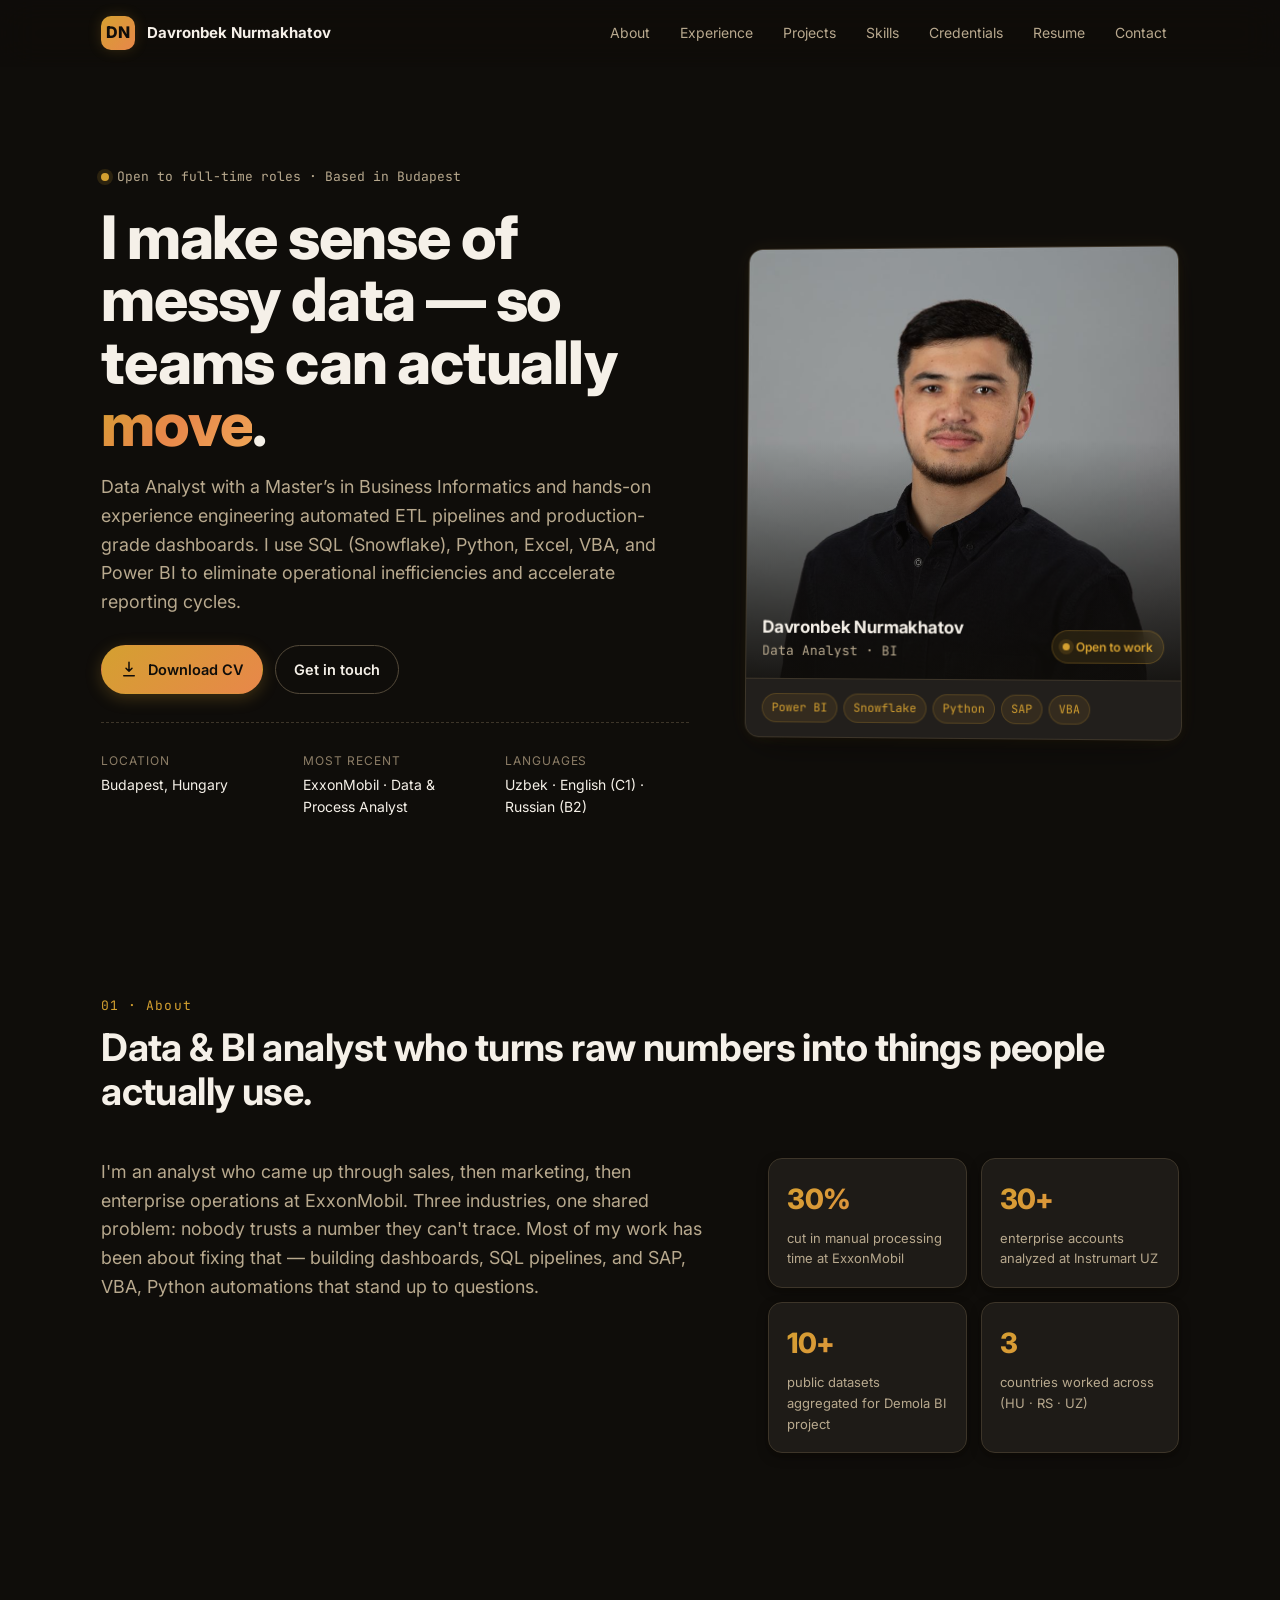
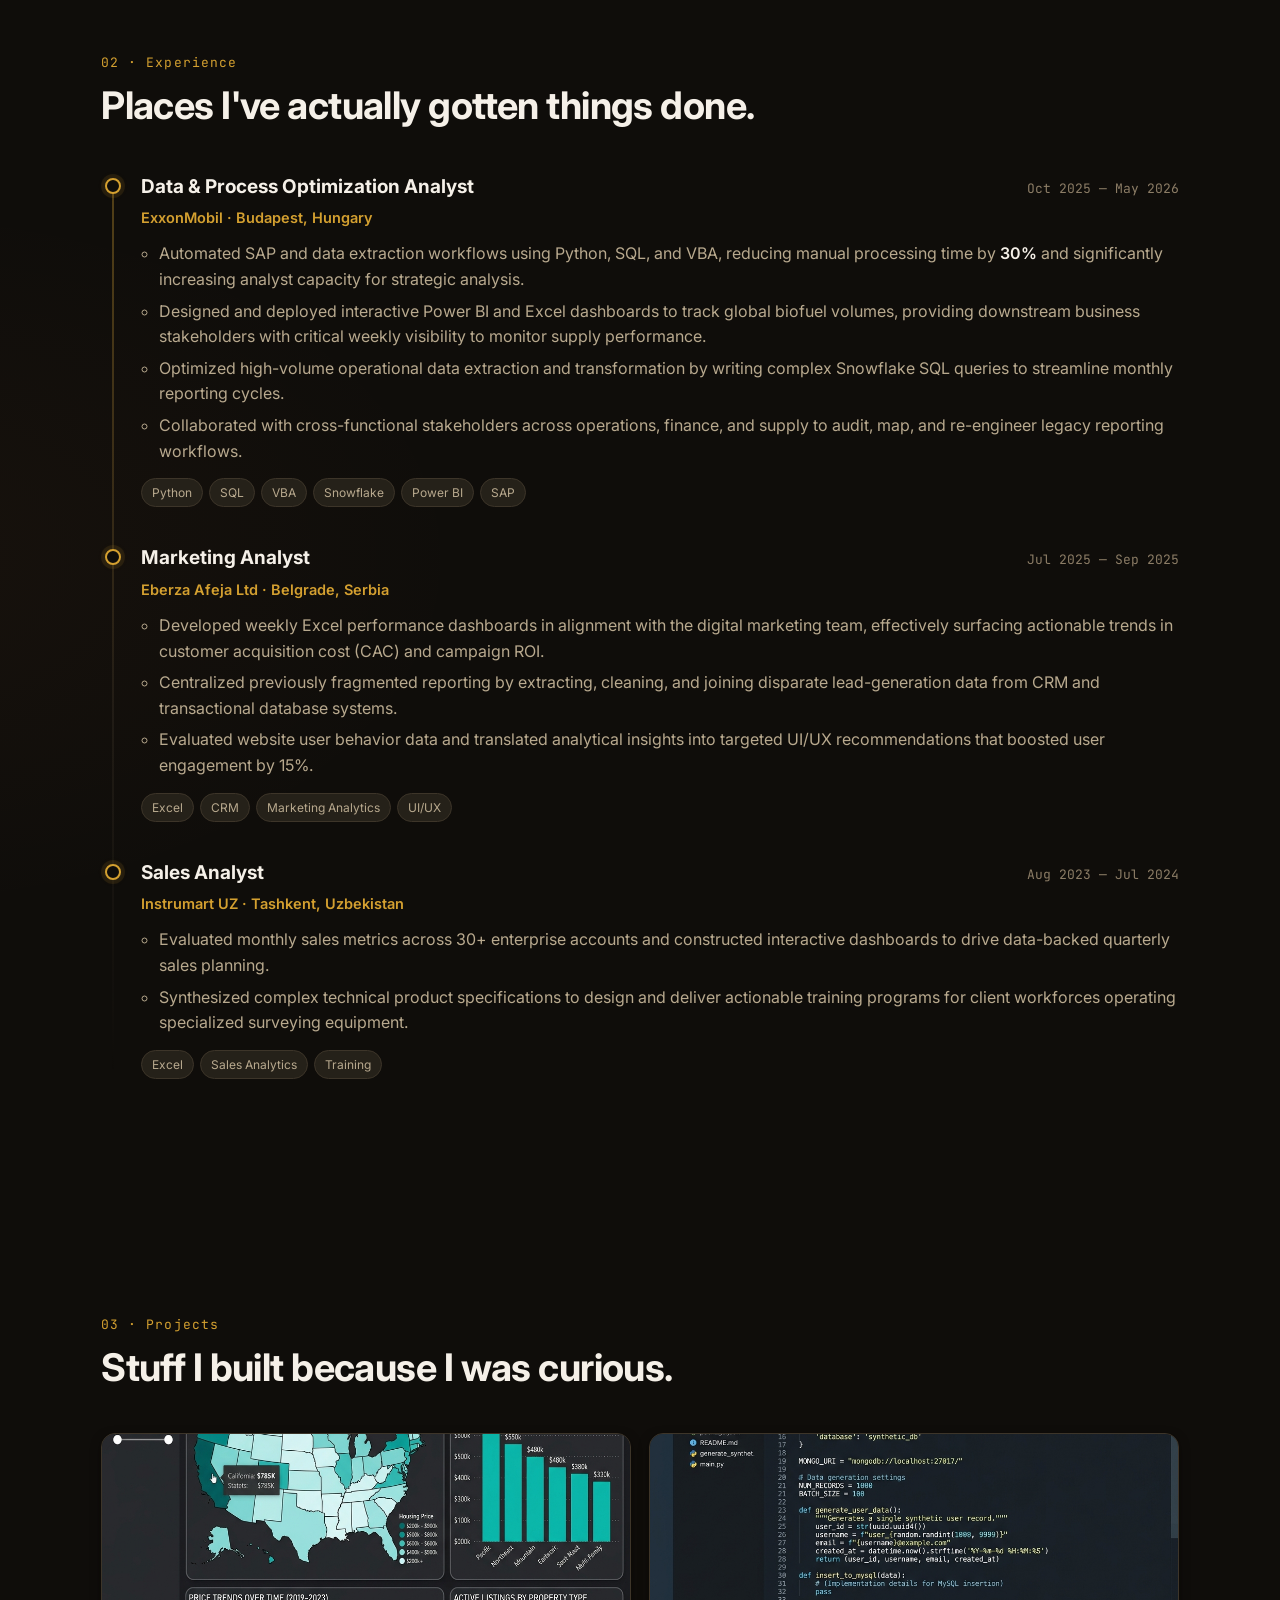
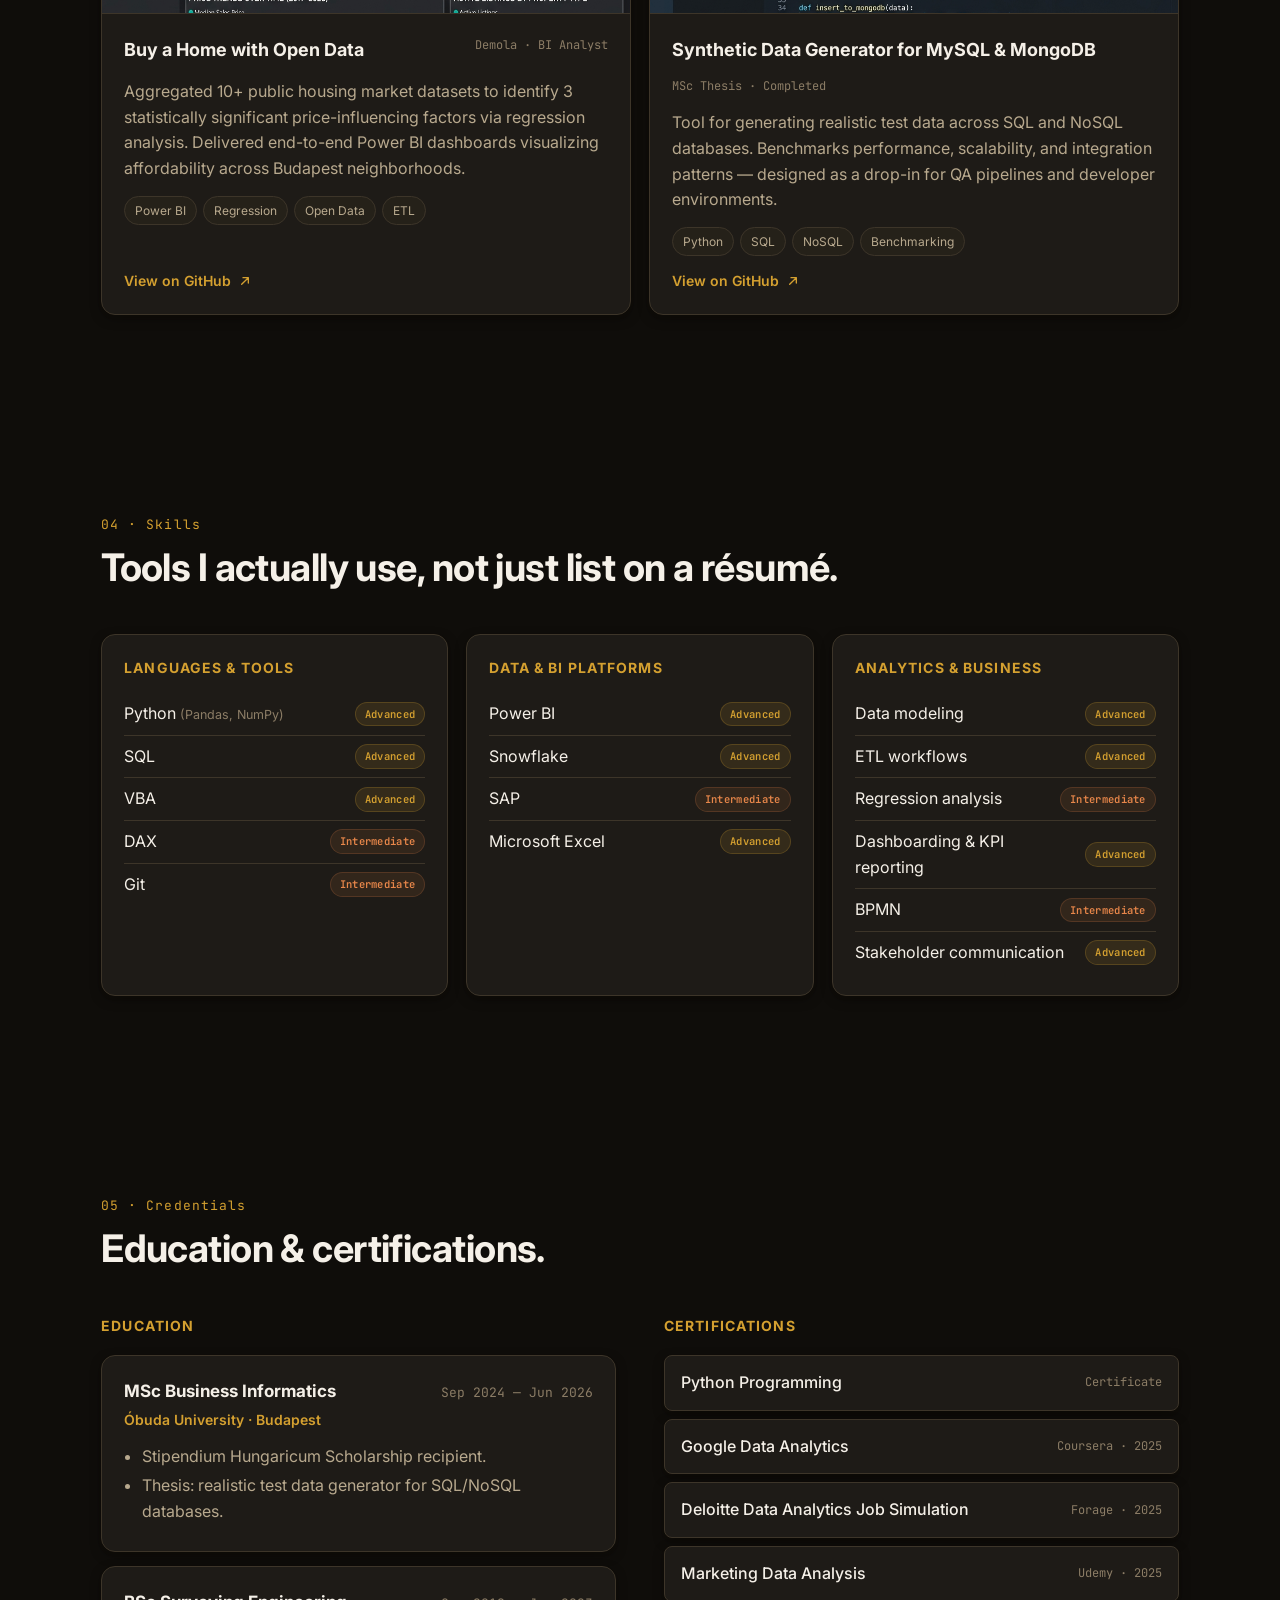
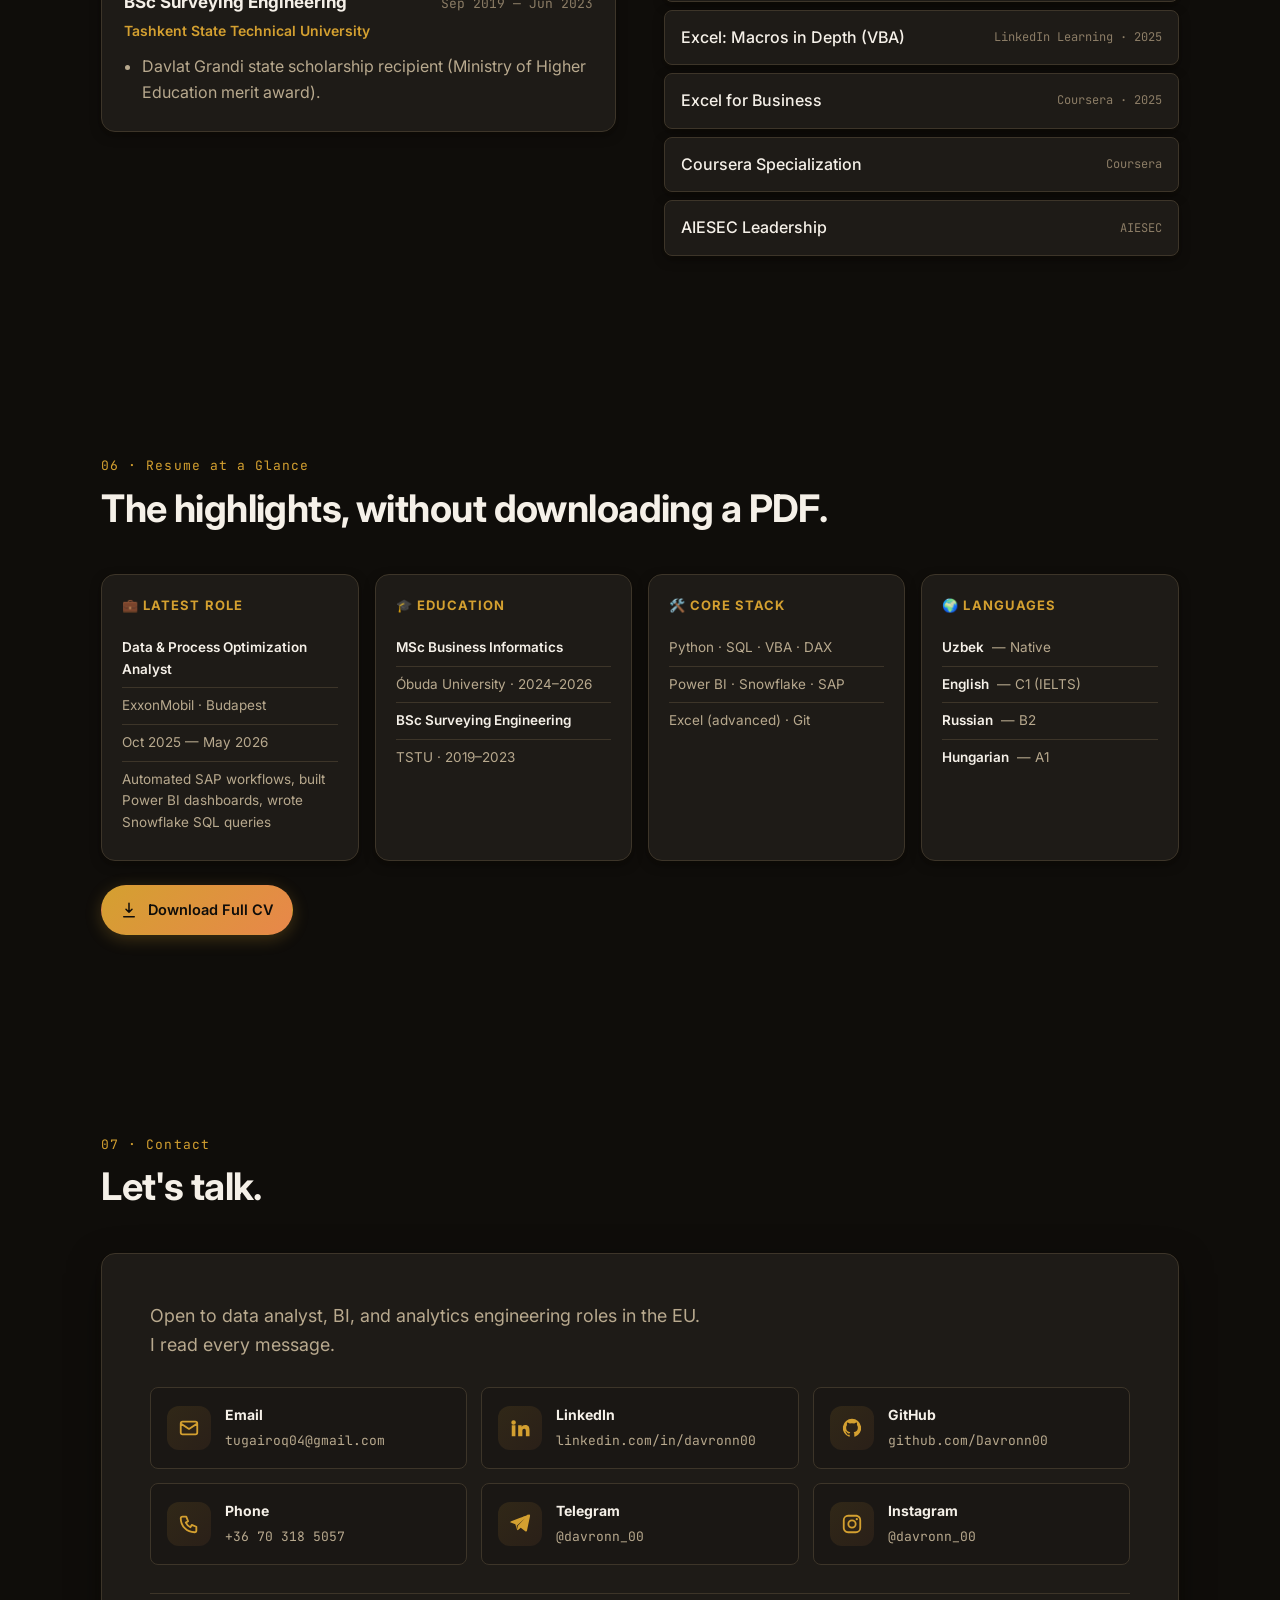
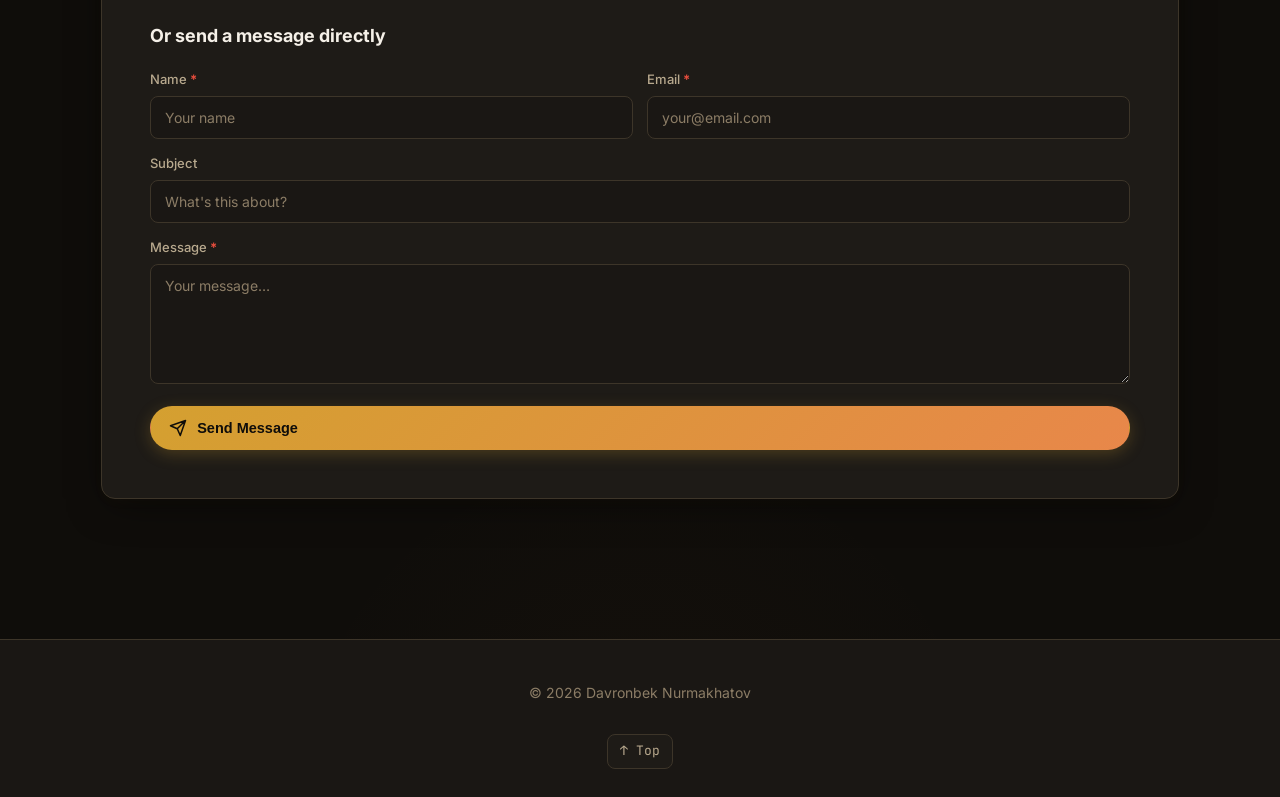
<file: index.html>
<!doctype html>
<html lang="en">
  <head>
    <meta charset="utf-8" />
    <meta name="viewport" content="width=device-width, initial-scale=1" />
    <title>Davronbek Nurmakhatov — Data Analyst & BI</title>
    <meta name="description" content="Davronbek Nurmakhatov — Data Analyst building production dashboards, SQL pipelines, and SAP/Python automations. Currently at ExxonMobil, Budapest." />
    <meta name="theme-color" content="#0f0d0a" />

    <!-- Favicon -->
    <link rel="icon" type="image/svg+xml" href="assets/favicon.svg" />

    <!-- Open Graph -->
    <meta property="og:title" content="Davronbek Nurmakhatov — Data Analyst & BI" />
    <meta property="og:description" content="Data Analyst building production dashboards, SQL pipelines, and SAP/Python automations. Based in Budapest." />
    <meta property="og:image" content="https://davronn00.github.io/assets/og-image.png" />
    <meta property="og:url" content="https://davronn00.github.io" />
    <meta property="og:type" content="website" />
    <meta name="twitter:card" content="summary_large_image" />
    <meta name="twitter:title" content="Davronbek Nurmakhatov — Data Analyst & BI" />
    <meta name="twitter:description" content="Data Analyst building production dashboards, SQL pipelines, and SAP/Python automations." />
    <meta name="twitter:image" content="https://davronn00.github.io/assets/og-image.png" />

    <!-- Structured Data -->
    <script type="application/ld+json">
    {
      "@context": "https://schema.org",
      "@type": "Person",
      "name": "Davronbek Nurmakhatov",
      "jobTitle": "Data Analyst",
      "url": "https://davronn00.github.io",
      "email": "tugairoq04@gmail.com",
      "telephone": "+36703185057",
      "address": {
        "@type": "PostalAddress",
        "addressLocality": "Budapest",
        "addressCountry": "HU"
      },
      "sameAs": [
        "https://www.linkedin.com/in/davronn00",
        "https://github.com/Davronn00",
        "https://instagram.com/davronn_00",
        "https://t.me/davronn_00"
      ],
      "alumniOf": [
        {
          "@type": "CollegeOrUniversity",
          "name": "Óbuda University"
        },
        {
          "@type": "CollegeOrUniversity",
          "name": "Tashkent State Technical University"
        }
      ]
    }
    </script>

    <link rel="preconnect" href="https://fonts.googleapis.com" />
    <link rel="preconnect" href="https://fonts.gstatic.com" crossorigin />
    <link href="https://fonts.googleapis.com/css2?family=Inter:wght@400;500;600;700;800&family=JetBrains+Mono:wght@400;500&display=swap" rel="stylesheet" />
    <link rel="stylesheet" href="styles.css" />
  </head>
  <body>
    <a href="#main" class="skip-link">Skip to content</a>

    <header class="nav">
      <div class="nav__inner">
        <a href="#top" class="nav__brand">
          <span class="nav__mark">DN</span>
          <span class="nav__name">Davronbek Nurmakhatov</span>
        </a>
        <nav class="nav__links" aria-label="Primary">
          <a href="#about">About</a>
          <a href="#experience">Experience</a>
          <a href="#projects">Projects</a>
          <a href="#skills">Skills</a>
          <a href="#credentials">Credentials</a>
          <a href="#resume">Resume</a>
          <a href="#contact">Contact</a>
        </nav>
        <button class="nav__toggle" aria-expanded="false" aria-controls="mobileNav" aria-label="Open menu">
          <span></span><span></span><span></span>
        </button>
      </div>
      <div class="nav__mobile" id="mobileNav" hidden>
        <a href="#about">About</a>
        <a href="#experience">Experience</a>
        <a href="#projects">Projects</a>
        <a href="#skills">Skills</a>
        <a href="#credentials">Credentials</a>
        <a href="#resume">Resume</a>
        <a href="#contact">Contact</a>
      </div>
    </header>

    <main id="main">
      <section id="top" class="hero">
        <div class="hero__grid">
          <div class="hero__copy">
            <p class="eyebrow"><span class="dot"></span> Open to full-time roles · Based in Budapest</p>
            <h1 class="hero__title">
              I make sense of messy data — so teams can actually <span class="grad">move</span>.
            </h1>
            <p class="hero__lede">
              Data Analyst with a Master’s in Business Informatics and hands-on experience engineering automated ETL pipelines and production-grade dashboards. I use SQL (Snowflake), Python, Excel, VBA, and Power BI to eliminate operational inefficiencies and accelerate reporting cycles.
            </p>
            <div class="hero__cta">
              <a class="btn btn--primary" href="assets/Davronbek_Nurmakhatov_Resume.pdf" download>
                <svg viewBox="0 0 24 24" aria-hidden="true"><path d="M12 3v12m0 0l-4-4m4 4l4-4M5 21h14" fill="none" stroke="currentColor" stroke-width="2" stroke-linecap="round" stroke-linejoin="round"/></svg>
                Download CV
              </a>
              <a class="btn btn--ghost" href="#contact">Get in touch</a>
            </div>
            <ul class="hero__meta">
              <li><span>Location</span>Budapest, Hungary</li>
              <li><span>Most recent</span>ExxonMobil · Data &amp; Process Analyst</li>
              <li><span>Languages</span>Uzbek · English (C1) · Russian (B2)</li>
            </ul>
          </div>

          <aside class="hero__card hero__card--photo" aria-label="Portrait">
            <div class="photo">
              <img src="assets/photo.jpg" alt="Portrait of Davronbek Nurmakhatov" loading="eager" decoding="async" />
              <div class="photo__plate">
                <div class="photo__plate-head">
                  <strong>Davronbek Nurmakhatov</strong>
                  <span>Data Analyst · BI</span>
                </div>
                <span class="photo__badge" title="Open to work">
                  <span class="dot"></span> Open to work
                </span>
              </div>
            </div>
            <div class="card__foot">
              <span class="pill">Power BI</span>
              <span class="pill">Snowflake</span>
              <span class="pill">Python</span>
              <span class="pill">SAP</span>
              <span class="pill">VBA</span>
            </div>
          </aside>
        </div>
      </section>

      <section id="about" class="section reveal">
        <header class="section__head">
          <p class="kicker">01 · About</p>
          <h2>Data &amp; BI analyst who turns raw numbers into things people actually use.</h2>
        </header>
        <div class="about__grid">
          <p class="about__lede">
            I'm an analyst who came up through sales, then marketing, then enterprise operations at ExxonMobil.
            Three industries, one shared problem: nobody trusts a number they can't trace. Most of my work has been
            about fixing that — building dashboards, SQL pipelines, and SAP, VBA, Python automations that stand up to questions.
          </p>
          <ul class="stats">
            <li><strong>30%</strong><span>cut in manual processing time at ExxonMobil</span></li>
            <li><strong>30+</strong><span>enterprise accounts analyzed at Instrumart UZ</span></li>
            <li><strong>10+</strong><span>public datasets aggregated for Demola BI project</span></li>
            <li><strong>3</strong><span>countries worked across (HU · RS · UZ)</span></li>
          </ul>
        </div>
      </section>

      <section id="experience" class="section reveal">
        <header class="section__head">
          <p class="kicker">02 · Experience</p>
          <h2>Places I've actually gotten things done.</h2>
        </header>

        <ol class="timeline">
          <li class="timeline__item">
            <div class="timeline__marker"></div>
            <div class="timeline__body">
              <div class="timeline__row">
                <h3>Data &amp; Process Optimization Analyst</h3>
                <span class="timeline__date">Oct 2025 — May 2026</span>
              </div>
              <p class="timeline__org">ExxonMobil · Budapest, Hungary</p>
              <ul class="timeline__list">
                <li>Automated SAP and data extraction workflows using Python, SQL, and VBA, reducing manual processing time by <strong>30%</strong> and significantly increasing analyst capacity for strategic analysis.</li>
                <li>Designed and deployed interactive Power BI and Excel dashboards to track global biofuel volumes, providing downstream business stakeholders with critical weekly visibility to monitor supply performance.</li>
                <li>Optimized high-volume operational data extraction and transformation by writing complex Snowflake SQL queries to streamline monthly reporting cycles.</li>
                <li>Collaborated with cross-functional stakeholders across operations, finance, and supply to audit, map, and re-engineer legacy reporting workflows.</li>
              </ul>
              <div class="chips">
                <span>Python</span><span>SQL</span><span>VBA</span><span>Snowflake</span><span>Power BI</span><span>SAP</span>
              </div>
            </div>
          </li>

          <li class="timeline__item">
            <div class="timeline__marker"></div>
            <div class="timeline__body">
              <div class="timeline__row">
                <h3>Marketing Analyst</h3>
                <span class="timeline__date">Jul 2025 — Sep 2025</span>
              </div>
              <p class="timeline__org">Eberza Afeja Ltd · Belgrade, Serbia</p>
              <ul class="timeline__list">
                <li>Developed weekly Excel performance dashboards in alignment with the digital marketing team, effectively surfacing actionable trends in customer acquisition cost (CAC) and campaign ROI.</li>
                <li>Centralized previously fragmented reporting by extracting, cleaning, and joining disparate lead-generation data from CRM and transactional database systems.</li>
                <li>Evaluated website user behavior data and translated analytical insights into targeted UI/UX recommendations that boosted user engagement by 15%.</li>
              </ul>
              <div class="chips">
                <span>Excel</span><span>CRM</span><span>Marketing Analytics</span><span>UI/UX</span>
              </div>
            </div>
          </li>

          <li class="timeline__item">
            <div class="timeline__marker"></div>
            <div class="timeline__body">
              <div class="timeline__row">
                <h3>Sales Analyst</h3>
                <span class="timeline__date">Aug 2023 — Jul 2024</span>
              </div>
              <p class="timeline__org">Instrumart UZ · Tashkent, Uzbekistan</p>
              <ul class="timeline__list">
                <li>Evaluated monthly sales metrics across 30+ enterprise accounts and constructed interactive dashboards to drive data-backed quarterly sales planning.</li>
                <li>Synthesized complex technical product specifications to design and deliver actionable training programs for client workforces operating specialized surveying equipment.</li>
              </ul>
              <div class="chips">
                <span>Excel</span><span>Sales Analytics</span><span>Training</span>
              </div>
            </div>
          </li>
        </ol>
      </section>

      <section id="projects" class="section reveal">
        <header class="section__head">
          <p class="kicker">03 · Projects</p>
          <h2>Stuff I built because I was curious.</h2>
        </header>

        <div class="cards">
          <article class="proj">
            <img class="proj__thumb" src="assets/project-home.png" alt="Power BI dashboard showing Budapest housing market data" loading="lazy" decoding="async" />
            <div class="proj__body">
              <header>
                <h3>Buy a Home with Open Data</h3>
                <span class="proj__tag">Demola · BI Analyst</span>
              </header>
              <p>Aggregated 10+ public housing market datasets to identify 3 statistically significant price-influencing factors via regression analysis. Delivered end-to-end Power BI dashboards visualizing affordability across Budapest neighborhoods.</p>
              <div class="chips">
                <span>Power BI</span><span>Regression</span><span>Open Data</span><span>ETL</span>
              </div>
              <a class="link" href="https://github.com/Davronn00/Demola-project" target="_blank" rel="noopener">
                View on GitHub
                <svg viewBox="0 0 24 24" aria-hidden="true"><path d="M7 17L17 7M9 7h8v8" fill="none" stroke="currentColor" stroke-width="2" stroke-linecap="round" stroke-linejoin="round"/></svg>
              </a>
            </div>
          </article>

          <article class="proj">
            <img class="proj__thumb" src="assets/project-synth.png" alt="Synthetic data generator tool for MySQL and MongoDB" loading="lazy" decoding="async" />
            <div class="proj__body">
              <header>
                <h3>Synthetic Data Generator for MySQL &amp; MongoDB</h3>
                <span class="proj__tag">MSc Thesis · Completed</span>
              </header>
              <p>Tool for generating realistic test data across SQL and NoSQL databases. Benchmarks performance, scalability, and integration patterns — designed as a drop-in for QA pipelines and developer environments.</p>
              <div class="chips">
                <span>Python</span><span>SQL</span><span>NoSQL</span><span>Benchmarking</span>
              </div>
              <a class="link" href="https://github.com/Davronn00/synthetic-data-generator-mysql-mongodb" target="_blank" rel="noopener">
                View on GitHub
                <svg viewBox="0 0 24 24" aria-hidden="true"><path d="M7 17L17 7M9 7h8v8" fill="none" stroke="currentColor" stroke-width="2" stroke-linecap="round" stroke-linejoin="round"/></svg>
              </a>
            </div>
          </article>
        </div>
      </section>

      <section id="skills" class="section reveal">
        <header class="section__head">
          <p class="kicker">04 · Skills</p>
          <h2>Tools I actually use, not just list on a résumé.</h2>
        </header>

        <div class="skills">
          <div class="skills__group">
            <h3>Languages &amp; Tools</h3>
            <ul>
              <li><span>Python <small>(Pandas, NumPy)</small></span><span class="skill-level skill-level--advanced">Advanced</span></li>
              <li><span>SQL</span><span class="skill-level skill-level--advanced">Advanced</span></li>
              <li><span>VBA</span><span class="skill-level skill-level--advanced">Advanced</span></li>
              <li><span>DAX</span><span class="skill-level skill-level--intermediate">Intermediate</span></li>
              <li><span>Git</span><span class="skill-level skill-level--intermediate">Intermediate</span></li>
            </ul>
          </div>
          <div class="skills__group">
            <h3>Data &amp; BI Platforms</h3>
            <ul>
              <li><span>Power BI</span><span class="skill-level skill-level--advanced">Advanced</span></li>
              <li><span>Snowflake</span><span class="skill-level skill-level--advanced">Advanced</span></li>
              <li><span>SAP</span><span class="skill-level skill-level--intermediate">Intermediate</span></li>
              <li><span>Microsoft Excel</span><span class="skill-level skill-level--advanced">Advanced</span></li>
            </ul>
          </div>
          <div class="skills__group">
            <h3>Analytics &amp; Business</h3>
            <ul>
              <li><span>Data modeling</span><span class="skill-level skill-level--advanced">Advanced</span></li>
              <li><span>ETL workflows</span><span class="skill-level skill-level--advanced">Advanced</span></li>
              <li><span>Regression analysis</span><span class="skill-level skill-level--intermediate">Intermediate</span></li>
              <li><span>Dashboarding &amp; KPI reporting</span><span class="skill-level skill-level--advanced">Advanced</span></li>
              <li><span>BPMN</span><span class="skill-level skill-level--intermediate">Intermediate</span></li>
              <li><span>Stakeholder communication</span><span class="skill-level skill-level--advanced">Advanced</span></li>
            </ul>
          </div>
        </div>
      </section>

      <section id="credentials" class="section reveal">
        <header class="section__head">
          <p class="kicker">05 · Credentials</p>
          <h2>Education &amp; certifications.</h2>
        </header>

        <div class="creds">
          <div class="creds__col">
            <h3>Education</h3>
            <article class="edu">
              <div class="edu__row">
                <h4>MSc Business Informatics</h4>
                <span>Sep 2024 — Jun 2026</span>
              </div>
              <p class="edu__org">Óbuda University · Budapest</p>
              <ul>
                <li>Stipendium Hungaricum Scholarship recipient.</li>
                <li>Thesis: realistic test data generator for SQL/NoSQL databases.</li>
              </ul>
            </article>
            <article class="edu">
              <div class="edu__row">
                <h4>BSc Surveying Engineering</h4>
                <span>Sep 2019 — Jun 2023</span>
              </div>
              <p class="edu__org">Tashkent State Technical University</p>
              <ul>
                <li>Davlat Grandi state scholarship recipient (Ministry of Higher Education merit award).</li>
              </ul>
            </article>
          </div>

          <div class="creds__col">
            <h3>Certifications</h3>
            <ul class="certs">
              <li><a href="assets/certificates/Python%20Certificate.png" target="_blank" rel="noopener"><span>Python Programming</span><small>Certificate</small></a></li>
              <li><a href="assets/certificates/Google%20Coursera.pdf" target="_blank" rel="noopener"><span>Google Data Analytics</span><small>Coursera · 2025</small></a></li>
              <li><a href="assets/certificates/Deloitte%20Forage%20Certificate.pdf" target="_blank" rel="noopener"><span>Deloitte Data Analytics Job Simulation</span><small>Forage · 2025</small></a></li>
              <li><a href="assets/certificates/Udemy%20data%20analyst%20certificate.pdf" target="_blank" rel="noopener"><span>Marketing Data Analysis</span><small>Udemy · 2025</small></a></li>
              <li><a href="assets/certificates/Excel%20VBA%20Certificate.pdf" target="_blank" rel="noopener"><span>Excel: Macros in Depth (VBA)</span><small>LinkedIn Learning · 2025</small></a></li>
              <li><a href="assets/certificates/Coursera%20Excel%20certificate.pdf" target="_blank" rel="noopener"><span>Excel for Business</span><small>Coursera · 2025</small></a></li>
              <li><a href="assets/certificates/Coursera%20certificate.pdf" target="_blank" rel="noopener"><span>Coursera Specialization</span><small>Coursera</small></a></li>
              <li><a href="assets/certificates/Aiesec%20certificate.pdf" target="_blank" rel="noopener"><span>AIESEC Leadership</span><small>AIESEC</small></a></li>
            </ul>
          </div>
        </div>
      </section>

      <!-- Resume Preview -->
      <section id="resume" class="section reveal">
        <header class="section__head">
          <p class="kicker">06 · Resume at a Glance</p>
          <h2>The highlights, without downloading a PDF.</h2>
        </header>
        <div class="resume-preview">
          <div class="resume-card">
            <h4>💼 Latest Role</h4>
            <ul>
              <li><strong>Data & Process Optimization Analyst</strong></li>
              <li>ExxonMobil · Budapest</li>
              <li>Oct 2025 — May 2026</li>
              <li>Automated SAP workflows, built Power BI dashboards, wrote Snowflake SQL queries</li>
            </ul>
          </div>
          <div class="resume-card">
            <h4>🎓 Education</h4>
            <ul>
              <li><strong>MSc Business Informatics</strong></li>
              <li>Óbuda University · 2024–2026</li>
              <li><strong>BSc Surveying Engineering</strong></li>
              <li>TSTU · 2019–2023</li>
            </ul>
          </div>
          <div class="resume-card">
            <h4>🛠️ Core Stack</h4>
            <ul>
              <li>Python · SQL · VBA · DAX</li>
              <li>Power BI · Snowflake · SAP</li>
              <li>Excel (advanced) · Git</li>
            </ul>
          </div>
          <div class="resume-card">
            <h4>🌍 Languages</h4>
            <ul>
              <li><strong>Uzbek</strong> — Native</li>
              <li><strong>English</strong> — C1 (IELTS)</li>
              <li><strong>Russian</strong> — B2</li>
              <li><strong>Hungarian</strong> — A1</li>
            </ul>
          </div>
        </div>
        <div style="margin-top: 24px;">
          <a class="btn btn--primary" href="assets/Davronbek_Nurmakhatov_Resume.pdf" download>
            <svg viewBox="0 0 24 24" aria-hidden="true"><path d="M12 3v12m0 0l-4-4m4 4l4-4M5 21h14" fill="none" stroke="currentColor" stroke-width="2" stroke-linecap="round" stroke-linejoin="round"/></svg>
            Download Full CV
          </a>
        </div>
      </section>

      <section id="contact" class="section reveal">
        <header class="section__head">
          <p class="kicker">07 · Contact</p>
          <h2>Let's talk.</h2>
        </header>

        <div class="contact">
          <p class="contact__lede">
            Open to data analyst, BI, and analytics engineering roles in the EU. I read every message.
          </p>
          <div class="contact__links">
            <a class="contact__link" href="mailto:tugairoq04@gmail.com">
              <span class="contact__icon" aria-hidden="true">
                <svg viewBox="0 0 24 24"><path d="M3 7l9 6 9-6M5 5h14a2 2 0 012 2v10a2 2 0 01-2 2H5a2 2 0 01-2-2V7a2 2 0 012-2z" fill="none" stroke="currentColor" stroke-width="2" stroke-linecap="round" stroke-linejoin="round"/></svg>
              </span>
              <div><strong>Email</strong><span>tugairoq04@gmail.com</span></div>
            </a>
            <a class="contact__link" href="https://www.linkedin.com/in/davronn00" target="_blank" rel="noopener">
              <span class="contact__icon" aria-hidden="true">
                <svg viewBox="0 0 24 24"><path d="M4.98 3.5a2.5 2.5 0 11.02 5 2.5 2.5 0 01-.02-5zM3 9h4v12H3zM10 9h3.8v1.7h.05c.53-1 1.83-2.05 3.77-2.05 4.03 0 4.78 2.65 4.78 6.1V21H18.4v-5.3c0-1.27-.02-2.9-1.77-2.9-1.77 0-2.04 1.38-2.04 2.8V21H10z" fill="currentColor"/></svg>
              </span>
              <div><strong>LinkedIn</strong><span>linkedin.com/in/davronn00</span></div>
            </a>
            <a class="contact__link" href="https://github.com/Davronn00" target="_blank" rel="noopener">
              <span class="contact__icon" aria-hidden="true">
                <svg viewBox="0 0 24 24"><path d="M12 2a10 10 0 00-3.16 19.49c.5.09.68-.22.68-.48v-1.7c-2.78.6-3.37-1.34-3.37-1.34-.46-1.17-1.12-1.48-1.12-1.48-.91-.62.07-.6.07-.6 1 .07 1.53 1.03 1.53 1.03.9 1.53 2.34 1.09 2.91.83.09-.65.35-1.09.63-1.34-2.22-.25-4.56-1.11-4.56-4.95 0-1.1.39-2 1.03-2.7-.1-.25-.45-1.27.1-2.65 0 0 .84-.27 2.75 1.02a9.5 9.5 0 015 0c1.91-1.29 2.75-1.02 2.75-1.02.55 1.38.2 2.4.1 2.65.64.7 1.03 1.6 1.03 2.7 0 3.85-2.34 4.7-4.57 4.95.36.31.68.92.68 1.85v2.74c0 .27.18.58.69.48A10 10 0 0012 2z" fill="currentColor"/></svg>
              </span>
              <div><strong>GitHub</strong><span>github.com/Davronn00</span></div>
            </a>
            <a class="contact__link" href="tel:+36703185057">
              <span class="contact__icon" aria-hidden="true">
                <svg viewBox="0 0 24 24"><path d="M5 4h4l2 5-2.5 1.5a11 11 0 005 5L15 13l5 2v4a2 2 0 01-2 2A15 15 0 013 6a2 2 0 012-2z" fill="none" stroke="currentColor" stroke-width="2" stroke-linecap="round" stroke-linejoin="round"/></svg>
              </span>
              <div><strong>Phone</strong><span>+36 70 318 5057</span></div>
            </a>
            <a class="contact__link" href="https://t.me/davronn_00" target="_blank" rel="noopener">
              <span class="contact__icon" aria-hidden="true">
                <svg viewBox="0 0 24 24"><path d="M22.05 1.577c-.393-.016-.784.08-1.117.235-.484.186-4.92 1.902-9.41 3.64L2.4 8.97c-.833.326-.96.756-.96.756s-.155.41.51.68l4.95 1.89 1.77 5.67s.232.74.738.77c.295.015.51-.12.51-.12l2.87-2.59 4.97 3.88c.57.41 1.12.2 1.12.2s.58-.18.78-1.08L22.97 3.16c.2-.9-.42-1.55-.92-1.58zM9.66 14.03l-.92 4.12-.25-4.33 8.86-8.1-7.69 8.3z" fill="currentColor"/></svg>
              </span>
              <div><strong>Telegram</strong><span>@davronn_00</span></div>
            </a>
            <a class="contact__link" href="https://instagram.com/davronn_00" target="_blank" rel="noopener">
              <span class="contact__icon" aria-hidden="true">
                <svg viewBox="0 0 24 24"><path d="M7.8 2h8.4C19.4 2 22 4.6 22 7.8v8.4a5.8 5.8 0 01-5.8 5.8H7.8C4.6 22 2 19.4 2 16.2V7.8A5.8 5.8 0 017.8 2zm-.2 2A3.6 3.6 0 004 7.6v8.8C4 18.39 5.61 20 7.6 20h8.8a3.6 3.6 0 003.6-3.6V7.6C20 5.61 18.39 4 16.4 4H7.6zm9.65 1.5a1.25 1.25 0 110 2.5 1.25 1.25 0 010-2.5zM12 7a5 5 0 110 10 5 5 0 010-10zm0 2a3 3 0 100 6 3 3 0 000-6z" fill="currentColor"/></svg>
              </span>
              <div><strong>Instagram</strong><span>@davronn_00</span></div>
            </a>
          </div>

          <!-- Contact Form -->
          <div class="contact__form">
            <h3>Or send a message directly</h3>
            <form id="contactForm" action="https://formspree.io/f/xpqenwoz" method="POST">
              <div class="form__grid">
                <div class="form__group">
                  <label for="contactName">Name <span class="required">*</span></label>
                  <input type="text" id="contactName" name="name" placeholder="Your name" required />
                </div>
                <div class="form__group">
                  <label for="contactEmail">Email <span class="required">*</span></label>
                  <input type="email" id="contactEmail" name="email" placeholder="your@email.com" required />
                </div>
                <div class="form__group form__group--full">
                  <label for="contactSubject">Subject</label>
                  <input type="text" id="contactSubject" name="subject" placeholder="What's this about?" />
                </div>
                <div class="form__group form__group--full">
                  <label for="contactMessage">Message <span class="required">*</span></label>
                  <textarea id="contactMessage" name="message" placeholder="Your message…" required></textarea>
                </div>
                <div class="form__group form__group--full form__submit">
                  <button class="btn btn--primary" type="submit">
                    <svg viewBox="0 0 24 24" aria-hidden="true"><path d="M22 2L11 13M22 2l-7 20-4-9-9-4 20-7z" fill="none" stroke="currentColor" stroke-width="2" stroke-linecap="round" stroke-linejoin="round"/></svg>
                    Send Message
                  </button>
                </div>
              </div>
              <div id="formStatus" class="form__status"></div>
            </form>
          </div>
        </div>
      </section>
    </main>

    <footer class="foot">
      <div class="foot__inner">
        <p>&copy; <span id="year"></span> Davronbek Nurmakhatov</p>
        <a href="#top" class="foot__top" aria-label="Back to top">↑ Top</a>
      </div>
    </footer>

    <script src="script.js" defer></script>
  </body>
</html>
</file>
<file: styles.css>
:root {
  --bg: #0f0d0a;
  --bg-2: #1a1714;
  --panel: #1e1b17;
  --panel-2: #252119;
  --border: #3d3529;
  --border-2: #544a3a;
  --text: #f5f0e8;
  --text-dim: #b8a98e;
  --text-mute: #8c7d66;
  --accent: #d4a030;
  --accent-2: #e8874a;
  --accent-warm: #c9782d;
  --danger: #e54d3d;
  --radius: 14px;
  --radius-sm: 8px;
  --shadow-lg: 0 10px 40px -10px rgba(0,0,0,0.6), 0 4px 15px -5px rgba(212,160,48,0.06);
  --shadow-md: 0 4px 12px -2px rgba(0,0,0,0.5), 0 2px 6px -1px rgba(212,160,48,0.04);
  --shadow-glow: 0 0 20px rgba(212,160,48,0.08);
  --font-sans: "Inter", system-ui, -apple-system, "Segoe UI", Roboto, Helvetica, Arial, sans-serif;
  --font-mono: "JetBrains Mono", ui-monospace, SFMono-Regular, Menlo, Monaco, Consolas, monospace;
  --max: 1180px;
  --pad: clamp(20px, 4vw, 56px);
}

* { box-sizing: border-box; }

html { scroll-behavior: smooth; }

html, body {
  margin: 0;
  padding: 0;
  background: var(--bg);
  color: var(--text);
  font-family: var(--font-sans);
  font-size: 16px;
  line-height: 1.6;
  -webkit-font-smoothing: antialiased;
  text-rendering: optimizeLegibility;
}

body {
  background:
    radial-gradient(1400px 700px at 80% -10%, rgba(212,160,48,.06), transparent 60%),
    radial-gradient(1000px 600px at -10% 30%, rgba(232,135,74,.04), transparent 60%),
    radial-gradient(600px 600px at 50% 100%, rgba(201,120,45,.03), transparent 60%),
    var(--bg);
  min-height: 100vh;
  overflow-x: hidden;
}

img, svg { max-width: 100%; display: block; }
a { color: inherit; text-decoration: none; }

::selection { background: rgba(212,160,48,.25); color: var(--text); }

.skip-link {
  position: absolute; left: -9999px; top: 0;
  background: var(--accent); color: #0f0d0a; padding: 10px 14px; border-radius: 8px; font-weight: 600;
}
.skip-link:focus { left: 16px; top: 16px; z-index: 100; }

/* ============== NAV ============== */
.nav {
  position: sticky; top: 0; z-index: 50;
  backdrop-filter: saturate(180%) blur(18px);
  -webkit-backdrop-filter: saturate(180%) blur(18px);
  background: rgba(15,13,10,.75);
  border-bottom: 1px solid transparent;
  transition: border-color .25s ease, background .25s ease;
}
.nav.is-scrolled { border-bottom-color: var(--border); background: rgba(15,13,10,.92); }

.nav__inner {
  max-width: var(--max);
  margin: 0 auto;
  padding: 14px var(--pad);
  display: flex; align-items: center; justify-content: space-between; gap: 24px;
}

.nav__brand { display: flex; align-items: center; gap: 12px; font-weight: 700; }
.nav__mark {
  width: 34px; height: 34px; border-radius: 10px;
  display: grid; place-items: center;
  background: linear-gradient(135deg, var(--accent), var(--accent-2));
  color: #0f0d0a; font-weight: 800; letter-spacing: .5px;
  box-shadow: 0 0 14px rgba(212,160,48,0.2);
}
.nav__name { font-size: 15px; }

.nav__links { display: flex; gap: 6px; }
.nav__links a {
  padding: 8px 12px; border-radius: 8px; font-size: 14px; color: var(--text-dim);
  transition: color .2s ease, background .2s ease;
}
.nav__links a:hover { color: var(--text); background: rgba(212,160,48,.08); }
.nav__links a.is-active { color: var(--accent); background: rgba(212,160,48,.12); }

.nav__toggle {
  display: none; background: transparent; border: 1px solid var(--border); border-radius: 8px;
  width: 40px; height: 40px; padding: 8px; cursor: pointer;
}
.nav__toggle span { display: block; height: 2px; background: var(--text); margin: 4px 0; border-radius: 2px; transition: transform .2s ease, opacity .2s ease; }
.nav__toggle[aria-expanded="true"] span:nth-child(1) { transform: translateY(6px) rotate(45deg); }
.nav__toggle[aria-expanded="true"] span:nth-child(2) { opacity: 0; }
.nav__toggle[aria-expanded="true"] span:nth-child(3) { transform: translateY(-6px) rotate(-45deg); }

.nav__mobile { display: none; flex-direction: column; padding: 8px var(--pad) 16px; gap: 4px; border-top: 1px solid var(--border); background: rgba(15,13,10,.95); }
.nav__mobile a { padding: 10px 12px; border-radius: 8px; color: var(--text-dim); }
.nav__mobile a:hover { color: var(--text); background: rgba(212,160,48,.08); }

/* ============== HERO ============== */
.hero {
  max-width: var(--max);
  margin: 0 auto;
  padding: clamp(48px, 8vw, 96px) var(--pad) clamp(40px, 6vw, 80px);
}
.hero__grid {
  display: grid; gap: clamp(32px, 5vw, 56px);
  grid-template-columns: 1.15fr .85fr; align-items: center;
}

.eyebrow {
  display: inline-flex; align-items: center; gap: 8px;
  font-size: 13px; color: var(--text-dim); margin: 0 0 18px;
  font-family: var(--font-mono);
}
.dot {
  width: 8px; height: 8px; border-radius: 50%;
  background: var(--accent); box-shadow: 0 0 0 4px rgba(212,160,48,.15);
  animation: pulse 2s infinite ease-in-out;
}
@keyframes pulse { 50% { box-shadow: 0 0 0 8px rgba(212,160,48,0); } }

/* Page-enter stagger animation */
@keyframes fadeInUp {
  from { opacity: 0; transform: translateY(24px); }
  to   { opacity: 1; transform: translateY(0); }
}
@keyframes cardEnter {
  from { opacity: 0; transform: perspective(1000px) rotateY(-2deg) rotateX(2deg) translateY(30px); }
  to   { opacity: 1; transform: perspective(1000px) rotateY(-2deg) rotateX(2deg) translateY(0); }
}
.hero__copy > * {
  opacity: 0;
  animation: fadeInUp .7s cubic-bezier(.22,1,.36,1) forwards;
}
.hero__copy > *:nth-child(1) { animation-delay: .1s; }
.hero__copy > *:nth-child(2) { animation-delay: .22s; }
.hero__copy > *:nth-child(3) { animation-delay: .34s; }
.hero__copy > *:nth-child(4) { animation-delay: .46s; }
.hero__copy > *:nth-child(5) { animation-delay: .58s; }
.hero__card {
  opacity: 0;
  animation: cardEnter .8s cubic-bezier(.22,1,.36,1) forwards;
  animation-delay: .5s;
}

.hero__title {
  font-size: clamp(34px, 5vw, 60px);
  line-height: 1.04;
  letter-spacing: -.02em;
  margin: 0 0 18px;
  font-weight: 800;
  color: var(--text);
}
.grad {
  background: linear-gradient(135deg, var(--accent) 0%, var(--accent-2) 50%, #f0a858 100%);
  -webkit-background-clip: text; background-clip: text; color: transparent;
}

.hero__lede {
  font-size: clamp(16px, 1.4vw, 18px); color: var(--text-dim); max-width: 58ch; margin: 0 0 28px;
}
.hero__lede strong { color: var(--text); font-weight: 600; }

.hero__cta { display: flex; gap: 12px; flex-wrap: wrap; }

.btn {
  display: inline-flex; align-items: center; gap: 10px;
  padding: 12px 18px; border-radius: 999px; font-weight: 600; font-size: 14.5px;
  border: 1px solid transparent; cursor: pointer;
  transition: transform .15s ease, background .2s ease, border-color .2s ease, color .2s ease, box-shadow .2s ease;
}
.btn svg { width: 18px; height: 18px; }
.btn:hover { transform: translateY(-1px); }
.btn--primary {
  background: linear-gradient(135deg, var(--accent), var(--accent-2));
  color: #0f0d0a;
  box-shadow: 0 4px 16px rgba(212,160,48,.25);
}
.btn--primary:hover { filter: brightness(1.1); box-shadow: 0 6px 24px rgba(212,160,48,.35); }
.btn--ghost {
  background: transparent; color: var(--text); border-color: var(--border-2);
}
.btn--ghost:hover { background: rgba(212,160,48,.08); border-color: var(--accent); color: var(--accent); }

.hero__meta {
  list-style: none; padding: 28px 0 0; margin: 28px 0 0;
  border-top: 1px dashed var(--border);
  display: grid; grid-template-columns: repeat(3, minmax(0,1fr)); gap: 18px;
}
.hero__meta li { font-size: 14px; color: var(--text); }
.hero__meta li span { display: block; color: var(--text-mute); font-size: 12px; text-transform: uppercase; letter-spacing: .08em; margin-bottom: 4px; }

/* hero card */
.hero__card {
  background: var(--panel);
  border: 1px solid var(--border);
  border-radius: var(--radius);
  box-shadow: var(--shadow-lg), var(--shadow-glow);
  overflow: hidden;
  transform: perspective(1000px) rotateY(-2deg) rotateX(2deg);
  transition: transform .3s ease, box-shadow .3s ease;
}
.hero__card:hover { transform: perspective(1000px) rotateY(0) rotateX(0); box-shadow: var(--shadow-lg), 0 0 30px rgba(212,160,48,0.12); }
.card__head {
  display: flex; align-items: center; justify-content: space-between;
  padding: 12px 16px; border-bottom: 1px solid var(--border); background: rgba(255,255,255,.02);
}
.card__tag { font-family: var(--font-mono); font-size: 12px; color: var(--text-dim); }
.card__dots { display: flex; gap: 6px; }
.card__dots i { width: 10px; height: 10px; border-radius: 50%; background: var(--border); display: inline-block; }
.card__dots i:nth-child(1) { background: #e54d3d; }
.card__dots i:nth-child(2) { background: #d4a030; }
.card__dots i:nth-child(3) { background: #5eead4; }

.card__foot {
  padding: 14px 16px; border-top: 1px solid var(--border);
  display: flex; flex-wrap: wrap; gap: 6px; background: rgba(255,255,255,.02);
}

/* photo card variant */
.hero__card--photo { padding: 0; }
.photo { position: relative; overflow: hidden; }
.photo img {
  width: 100%; height: auto; aspect-ratio: 1 / 1;
  object-fit: cover; object-position: center 25%;
  display: block;
  background: var(--bg-2);
}
.photo::after {
  content: "";
  position: absolute; inset: 0;
  background: linear-gradient(180deg, transparent 45%, rgba(15,13,10,.9) 100%);
  pointer-events: none;
}
.photo__plate {
  position: absolute; left: 16px; right: 16px; bottom: 16px;
  display: flex; align-items: end; justify-content: space-between; gap: 12px;
  z-index: 1;
}
.photo__plate-head { display: flex; flex-direction: column; }
.photo__plate-head strong { font-size: 17px; letter-spacing: -.01em; color: var(--text); }
.photo__plate-head span { font-size: 13px; color: var(--text-dim); font-family: var(--font-mono); }
.photo__badge {
  display: inline-flex; align-items: center; gap: 6px;
  padding: 6px 10px; border-radius: 999px;
  background: rgba(212,160,48,.12); color: var(--accent);
  border: 1px solid rgba(212,160,48,.25);
  font-size: 12px; font-weight: 600;
  backdrop-filter: blur(8px); -webkit-backdrop-filter: blur(8px);
  white-space: nowrap;
}
.photo__badge .dot { width: 7px; height: 7px; }
.pill {
  font-size: 11.5px; font-family: var(--font-mono);
  padding: 4px 9px; border-radius: 999px;
  background: rgba(212,160,48,.1); color: var(--accent);
  border: 1px solid rgba(212,160,48,.2);
}

/* ============== SECTIONS ============== */
.section {
  max-width: var(--max); margin: 0 auto;
  padding: clamp(56px, 8vw, 100px) var(--pad);
  scroll-margin-top: 72px;
}
.section__head { margin-bottom: clamp(28px, 4vw, 44px); }
.kicker {
  font-family: var(--font-mono); color: var(--accent);
  font-size: 13px; letter-spacing: .08em; margin: 0 0 10px;
}
.section h2 {
  font-size: clamp(26px, 3.2vw, 38px); margin: 0;
  letter-spacing: -.015em; font-weight: 700; line-height: 1.15;
  color: var(--text);
}

.reveal { opacity: 0; transform: translateY(20px); transition: opacity .6s ease, transform .6s ease; }
.reveal.is-visible { opacity: 1; transform: none; }

/* ============== ABOUT ============== */
.about__grid {
  display: grid; gap: clamp(28px, 4vw, 56px);
  grid-template-columns: 1.2fr .8fr; align-items: start;
}
.about__lede {
  font-size: clamp(16px, 1.4vw, 18px); color: var(--text-dim); margin: 0; max-width: 58ch;
}
.stats {
  list-style: none; padding: 0; margin: 0;
  display: grid; grid-template-columns: repeat(2, 1fr); gap: 14px;
}
.stats li {
  background: var(--panel); border: 1px solid var(--border); border-radius: var(--radius);
  padding: 18px; display: flex; flex-direction: column; gap: 6px;
  box-shadow: var(--shadow-md);
  transition: border-color .2s ease, transform .2s ease, box-shadow .2s ease;
}
.stats li:hover { border-color: var(--accent); transform: translateY(-2px); box-shadow: var(--shadow-lg), var(--shadow-glow); }
.stats strong {
  font-size: 28px; font-weight: 800; letter-spacing: -.02em;
  background: linear-gradient(135deg, var(--accent), var(--accent-2));
  -webkit-background-clip: text; background-clip: text; color: transparent;
}
.stats span { font-size: 13px; color: var(--text-dim); }

/* ============== TIMELINE ============== */
.timeline {
  list-style: none; padding: 0; margin: 0;
  position: relative;
}
.timeline::before {
  content: ""; position: absolute; left: 11px; top: 8px; bottom: 8px;
  width: 2px; background: linear-gradient(180deg, var(--accent) 0%, var(--border) 60%, transparent 100%);
  opacity: .35;
}
.timeline__item { position: relative; padding-left: 40px; margin-bottom: 36px; }
.timeline__marker {
  position: absolute; left: 4px; top: 6px;
  width: 16px; height: 16px; border-radius: 50%;
  background: var(--bg); border: 2px solid var(--accent);
  box-shadow: 0 0 0 4px rgba(212,160,48,.1), 0 0 10px rgba(212,160,48,.08);
}
.timeline__row { display: flex; flex-wrap: wrap; align-items: baseline; justify-content: space-between; gap: 8px; }
.timeline__item h3 { margin: 0; font-size: 19px; font-weight: 700; color: var(--text); }
.timeline__date { font-family: var(--font-mono); font-size: 13px; color: var(--text-mute); }
.timeline__org { margin: 4px 0 12px; color: var(--accent); font-weight: 600; font-size: 14.5px; }
.timeline__list { margin: 0 0 14px; padding-left: 18px; color: var(--text-dim); }
.timeline__list li { margin-bottom: 6px; }
.timeline__list strong { color: var(--text); font-weight: 600; }

.chips { display: flex; flex-wrap: wrap; gap: 6px; }
.chips span {
  font-size: 12px; padding: 4px 10px; border-radius: 999px;
  background: var(--panel-2); color: var(--text-dim);
  border: 1px solid var(--border);
}

/* ============== PROJECTS ============== */
.cards {
  display: grid; gap: 18px;
  grid-template-columns: repeat(auto-fit, minmax(280px, 1fr));
}
.proj {
  background: var(--panel); border: 1px solid var(--border); border-radius: var(--radius);
  padding: 0; display: flex; flex-direction: column;
  transition: transform .25s ease, border-color .25s ease, background .25s ease, box-shadow .25s ease;
  overflow: hidden;
  box-shadow: var(--shadow-md);
}
.proj:hover { transform: translateY(-4px); border-color: var(--accent); background: var(--panel-2); box-shadow: var(--shadow-lg), var(--shadow-glow); }
.proj__thumb {
  width: 100%; height: 180px; object-fit: cover;
  border-bottom: 1px solid var(--border);
  background: var(--panel-2);
}
.proj__body { padding: 22px; display: flex; flex-direction: column; gap: 14px; flex: 1; }
.proj header { display: flex; justify-content: space-between; align-items: start; gap: 12px; flex-wrap: wrap; }
.proj h3 { margin: 0; font-size: 18px; font-weight: 700; color: var(--text); }
.proj__tag { font-family: var(--font-mono); font-size: 12px; color: var(--text-mute); }
.proj p { color: var(--text-dim); margin: 0; }
.proj .link {
  display: inline-flex; align-items: center; gap: 6px; color: var(--accent);
  font-weight: 600; font-size: 14px; margin-top: auto;
  transition: color .2s ease;
}
.proj .link:hover { color: var(--accent-2); }
.proj .link svg { width: 16px; height: 16px; transition: transform .2s ease; }
.proj .link:hover svg { transform: translate(2px, -2px); }

/* ============== SKILLS ============== */
.skills {
  display: grid; gap: 18px;
  grid-template-columns: repeat(auto-fit, minmax(240px, 1fr));
}
.skills__group {
  background: var(--panel); border: 1px solid var(--border); border-radius: var(--radius);
  padding: 22px; box-shadow: var(--shadow-md);
  transition: border-color .2s ease, box-shadow .2s ease;
}
.skills__group:hover { border-color: var(--border-2); box-shadow: var(--shadow-lg); }
.skills__group h3 {
  margin: 0 0 14px; font-size: 14px; text-transform: uppercase;
  letter-spacing: .08em; color: var(--accent);
}
.skills__group ul { list-style: none; padding: 0; margin: 0; }
.skills__group li {
  padding: 8px 0; border-bottom: 1px solid var(--border); color: var(--text);
  display: flex; justify-content: space-between; align-items: center; gap: 10px;
}
.skills__group li:last-child { border-bottom: 0; }
.skills__group small { color: var(--text-mute); font-size: 12.5px; }
.skill-level {
  font-size: 10.5px; padding: 3px 9px; border-radius: 999px;
  font-family: var(--font-mono); font-weight: 600; letter-spacing: .03em;
  white-space: nowrap; flex-shrink: 0;
}
.skill-level--advanced {
  background: rgba(212,160,48,.12); color: var(--accent);
  border: 1px solid rgba(212,160,48,.22);
}
.skill-level--intermediate {
  background: rgba(232,135,74,.1); color: var(--accent-2);
  border: 1px solid rgba(232,135,74,.18);
}
.skill-level--learning {
  background: rgba(201,120,45,.1); color: var(--accent-warm);
  border: 1px solid rgba(201,120,45,.18);
}

/* ============== CREDENTIALS ============== */
.creds {
  display: grid; gap: clamp(28px, 4vw, 48px);
  grid-template-columns: 1fr 1fr;
}
.creds h3 {
  margin: 0 0 18px; font-size: 14px; text-transform: uppercase;
  letter-spacing: .08em; color: var(--accent);
}
.edu {
  background: var(--panel); border: 1px solid var(--border); border-radius: var(--radius);
  padding: 22px; margin-bottom: 14px; box-shadow: var(--shadow-md);
  transition: border-color .2s ease, box-shadow .2s ease;
}
.edu:hover { border-color: var(--border-2); box-shadow: var(--shadow-lg); }
.edu__row { display: flex; justify-content: space-between; gap: 8px; flex-wrap: wrap; align-items: baseline; }
.edu h4 { margin: 0; font-size: 17px; color: var(--text); }
.edu__row span { font-family: var(--font-mono); font-size: 13px; color: var(--text-mute); }
.edu__org { margin: 4px 0 12px; color: var(--accent); font-weight: 600; font-size: 14px; }
.edu ul { margin: 0; padding-left: 18px; color: var(--text-dim); }
.edu li { margin-bottom: 4px; }

.certs { list-style: none; padding: 0; margin: 0; display: grid; gap: 8px; }
.certs a {
  display: flex; align-items: center; justify-content: space-between; gap: 10px;
  padding: 14px 16px;
  background: var(--panel); border: 1px solid var(--border); border-radius: var(--radius-sm);
  transition: transform .15s ease, border-color .2s ease, background .2s ease, box-shadow .2s ease;
  box-shadow: var(--shadow-md);
}
.certs a:hover { border-color: var(--accent); background: var(--panel-2); transform: translateX(2px); box-shadow: var(--shadow-lg), var(--shadow-glow); }
.certs span { font-weight: 500; color: var(--text); }
.certs small { color: var(--text-mute); font-family: var(--font-mono); font-size: 12px; }

/* ============== CONTACT ============== */
.contact {
  background: var(--panel);
  border: 1px solid var(--border); border-radius: var(--radius);
  padding: clamp(28px, 5vw, 48px);
  box-shadow: var(--shadow-lg);
}
.contact__lede { font-size: clamp(16px, 1.4vw, 18px); color: var(--text-dim); margin: 0 0 28px; max-width: 50ch; }
.contact__links {
  display: grid; gap: 14px;
  grid-template-columns: repeat(auto-fit, minmax(240px, 1fr));
}
.contact__link {
  display: flex; align-items: center; gap: 14px;
  padding: 16px; border-radius: var(--radius-sm);
  background: var(--bg-2); border: 1px solid var(--border);
  color: var(--text);
  transition: transform .15s ease, border-color .2s ease, background .2s ease, box-shadow .2s ease;
}
.contact__link:hover { transform: translateY(-2px); border-color: var(--accent); background: var(--panel-2); box-shadow: var(--shadow-glow); }
.contact__icon {
  width: 44px; height: 44px; border-radius: 12px; display: grid; place-items: center;
  background: linear-gradient(135deg, rgba(212,160,48,.12), rgba(232,135,74,.08));
  color: var(--accent) !important; flex-shrink: 0;
}
.contact__icon svg { width: 22px; height: 22px; }
.contact__link strong { display: block; font-size: 14px; color: var(--text); }
.contact__link div span { color: var(--text-dim); font-size: 13px; font-family: var(--font-mono); }

/* ============== CONTACT FORM ============== */
.contact__form {
  margin-top: 28px; padding-top: 28px;
  border-top: 1px solid var(--border);
}
.contact__form h3 {
  margin: 0 0 18px; font-size: 18px; font-weight: 700; color: var(--text);
}
.form__grid {
  display: grid; grid-template-columns: 1fr 1fr; gap: 14px;
}
.form__group {
  display: flex; flex-direction: column; gap: 6px;
}
.form__group--full { grid-column: 1 / -1; }
.form__group label {
  font-size: 13px; color: var(--text-dim); font-weight: 500;
}
.required { color: var(--danger); font-weight: 700; }
.form__group input,
.form__group textarea {
  padding: 12px 14px; border-radius: var(--radius-sm);
  border: 1px solid var(--border); background: var(--bg-2);
  color: var(--text); font-family: var(--font-sans); font-size: 14px;
  transition: border-color .2s ease, box-shadow .2s ease; outline: none;
}
.form__group input::placeholder,
.form__group textarea::placeholder {
  color: var(--text-mute);
}
.form__group input:focus,
.form__group textarea:focus {
  border-color: var(--accent);
  box-shadow: 0 0 0 3px rgba(212,160,48,.12);
}
.form__group textarea { resize: vertical; min-height: 120px; }
.form__submit { margin-top: 8px; }
.form__status {
  display: none; margin-top: 12px; padding: 12px 16px;
  border-radius: var(--radius-sm); font-size: 14px; font-weight: 500;
}
.form__status--success {
  display: block; background: rgba(212,160,48,.1);
  color: var(--accent); border: 1px solid rgba(212,160,48,.2);
}
.form__status--error {
  display: block; background: rgba(229,77,61,.1);
  color: var(--danger); border: 1px solid rgba(229,77,61,.2);
}

/* ============== RESUME PREVIEW ============== */
.resume-preview {
  display: grid; grid-template-columns: repeat(auto-fit, minmax(220px, 1fr));
  gap: 16px; margin-top: 28px;
}
.resume-card {
  background: var(--panel); border: 1px solid var(--border);
  border-radius: var(--radius); padding: 20px;
  transition: border-color .2s ease, transform .2s ease, box-shadow .2s ease;
  box-shadow: var(--shadow-md);
}
.resume-card:hover { border-color: var(--accent); transform: translateY(-2px); box-shadow: var(--shadow-lg), var(--shadow-glow); }
.resume-card h4 {
  margin: 0 0 14px; font-size: 13px; text-transform: uppercase;
  letter-spacing: .08em; color: var(--accent); font-weight: 700;
}
.resume-card ul { list-style: none; padding: 0; margin: 0; }
.resume-card li {
  padding: 7px 0; border-bottom: 1px solid var(--border);
  color: var(--text-dim); font-size: 13.5px;
  display: flex; align-items: baseline; gap: 8px;
}
.resume-card li:last-child { border-bottom: 0; }
.resume-card li strong { color: var(--text); font-weight: 600; }
.resume-card .rc-icon {
  color: var(--accent); font-size: 14px; flex-shrink: 0;
}

/* ============== FOOTER ============== */
.foot { border-top: 1px solid var(--border); margin-top: 40px; background: var(--bg-2); }
.foot__inner {
  max-width: var(--max); margin: 0 auto; padding: 28px var(--pad);
  display: flex; flex-direction: column; align-items: center; gap: 16px;
  color: var(--text-mute); font-size: 14px;
}
.foot__top {
  font-family: var(--font-mono); font-size: 13px; color: var(--text-dim);
  padding: 6px 12px; border-radius: 8px; border: 1px solid var(--border);
  transition: color .2s ease, border-color .2s ease, background .2s ease;
  background: var(--panel);
}
.foot__top:hover { color: var(--accent); border-color: var(--accent); background: var(--panel-2); }

/* ============== RESPONSIVE ============== */
@media (max-width: 920px) {
  .hero__grid { grid-template-columns: 1fr; }
  .hero__card { transform: none; max-width: 560px; margin: 0 auto; animation-name: fadeInUp; }
  .about__grid { grid-template-columns: 1fr; }
  .creds { grid-template-columns: 1fr; }
  .nav__links { display: none; }
  .nav__toggle { display: block; }
  .nav__mobile.is-open { display: flex; }
  .hero__meta { grid-template-columns: 1fr; gap: 12px; }
  .form__grid { grid-template-columns: 1fr; }
}

@media (max-width: 520px) {
  .stats { grid-template-columns: 1fr; }
  .timeline__row { flex-direction: column; gap: 2px; }
  .hero__cta { flex-direction: column; align-items: stretch; }
  .btn { justify-content: center; }
}

@media (prefers-reduced-motion: reduce) {
  *, *::before, *::after { animation: none !important; transition: none !important; }
  html { scroll-behavior: auto; }
  .reveal { opacity: 1; transform: none; }
}
</file>
